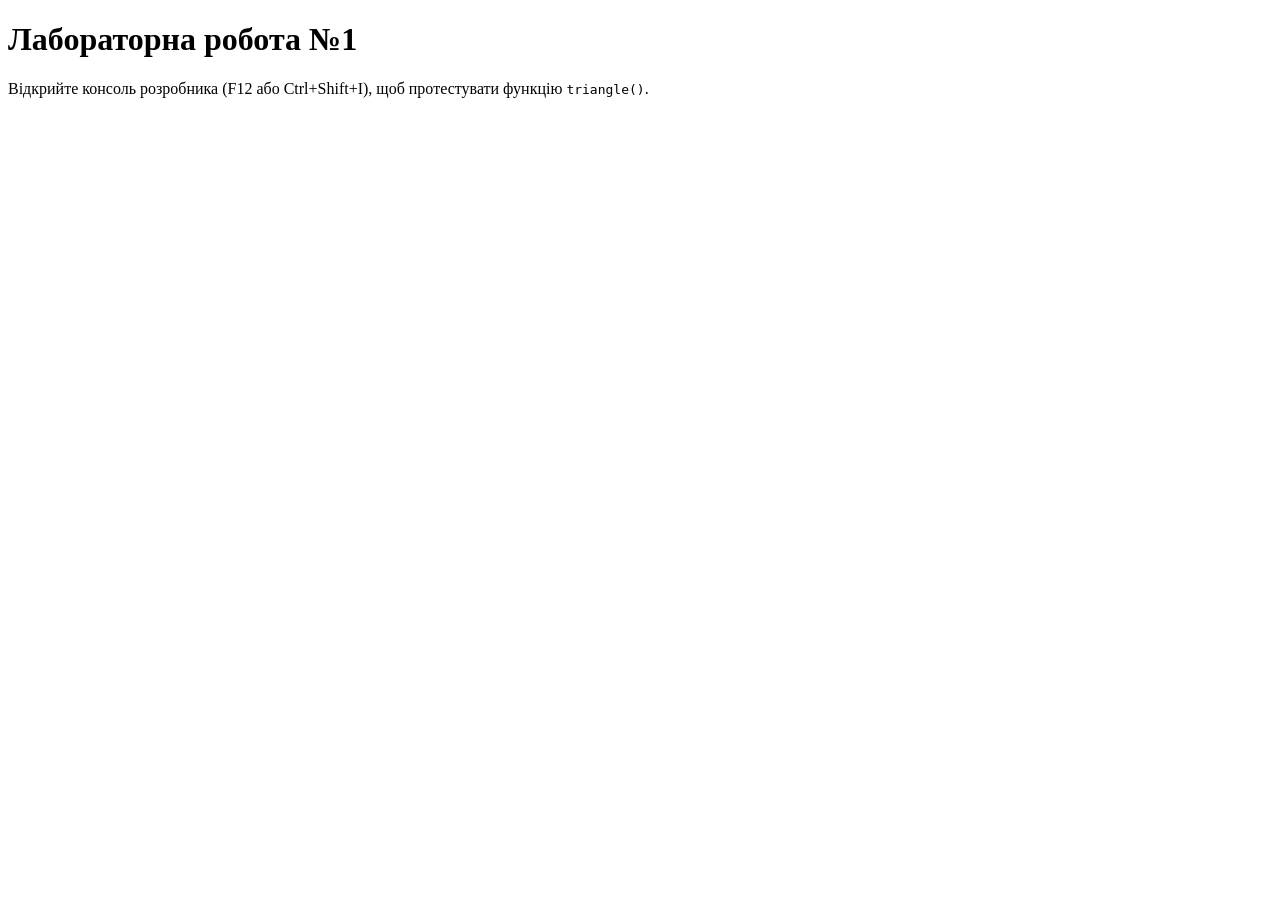
<file: lab1/index.html>
<!DOCTYPE html>
<html lang="uk">
<head>
    <meta charset="UTF-8">
    <meta name="viewport" content="width=device-width, initial-scale=1.0">
    <title>Лабораторна робота №1 - JavaScript</title>
</head>
<body>
    <h1>Лабораторна робота №1</h1>
    <p>Відкрийте консоль розробника (F12 або Ctrl+Shift+I), щоб протестувати функцію <code>triangle()</code>.</p>

    <script src="script.js"></script>
</body>
</html>
</file>
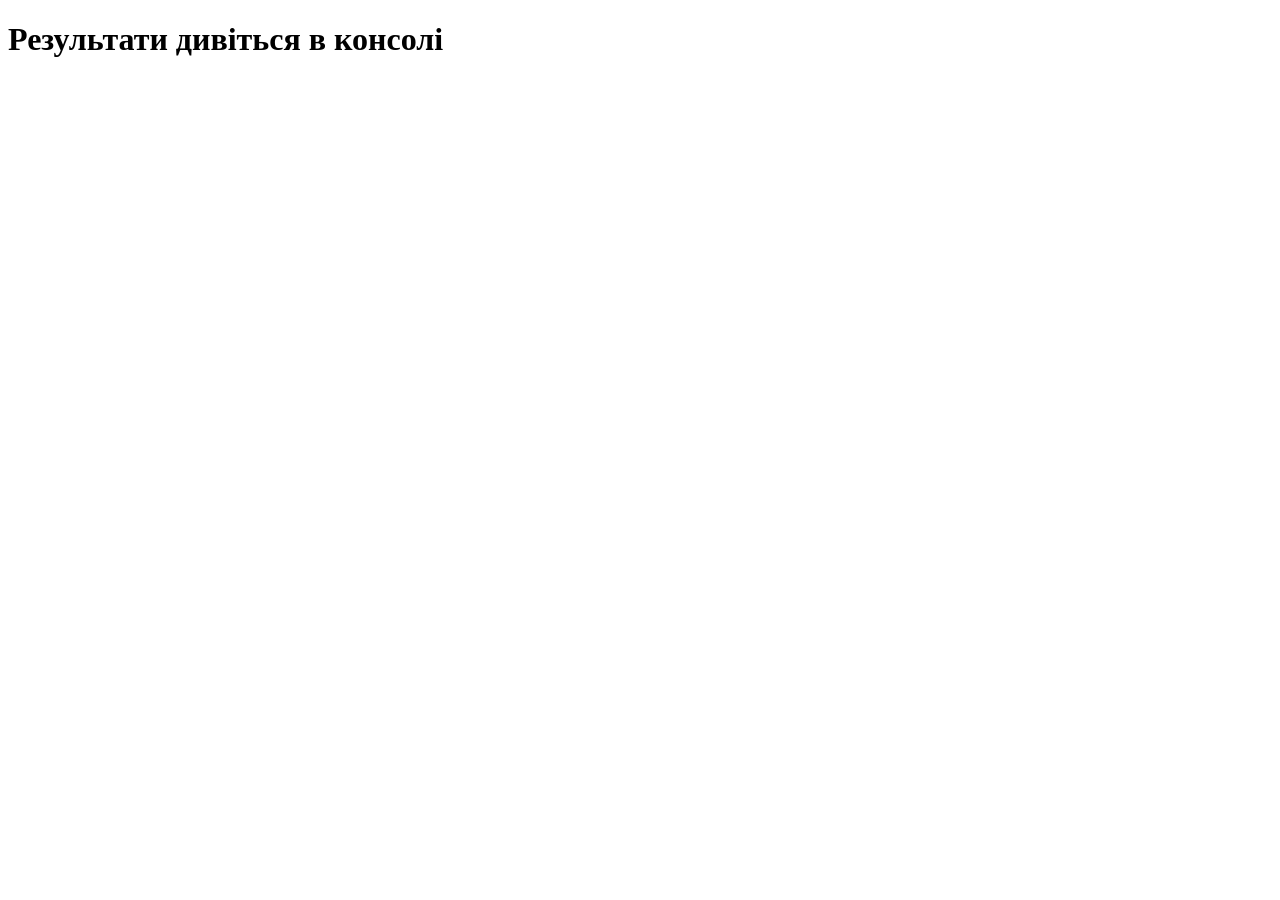
<file: lab2/index.html>
<!DOCTYPE html>
<html lang="uk">
<head>
    <meta charset="UTF-8">
    <title>Лабораторна робота №2</title>
</head>
<body>
    <h1>Результати дивіться в консолі</h1>
    <script src="script.js"></script>
</body>
</html>
</file>
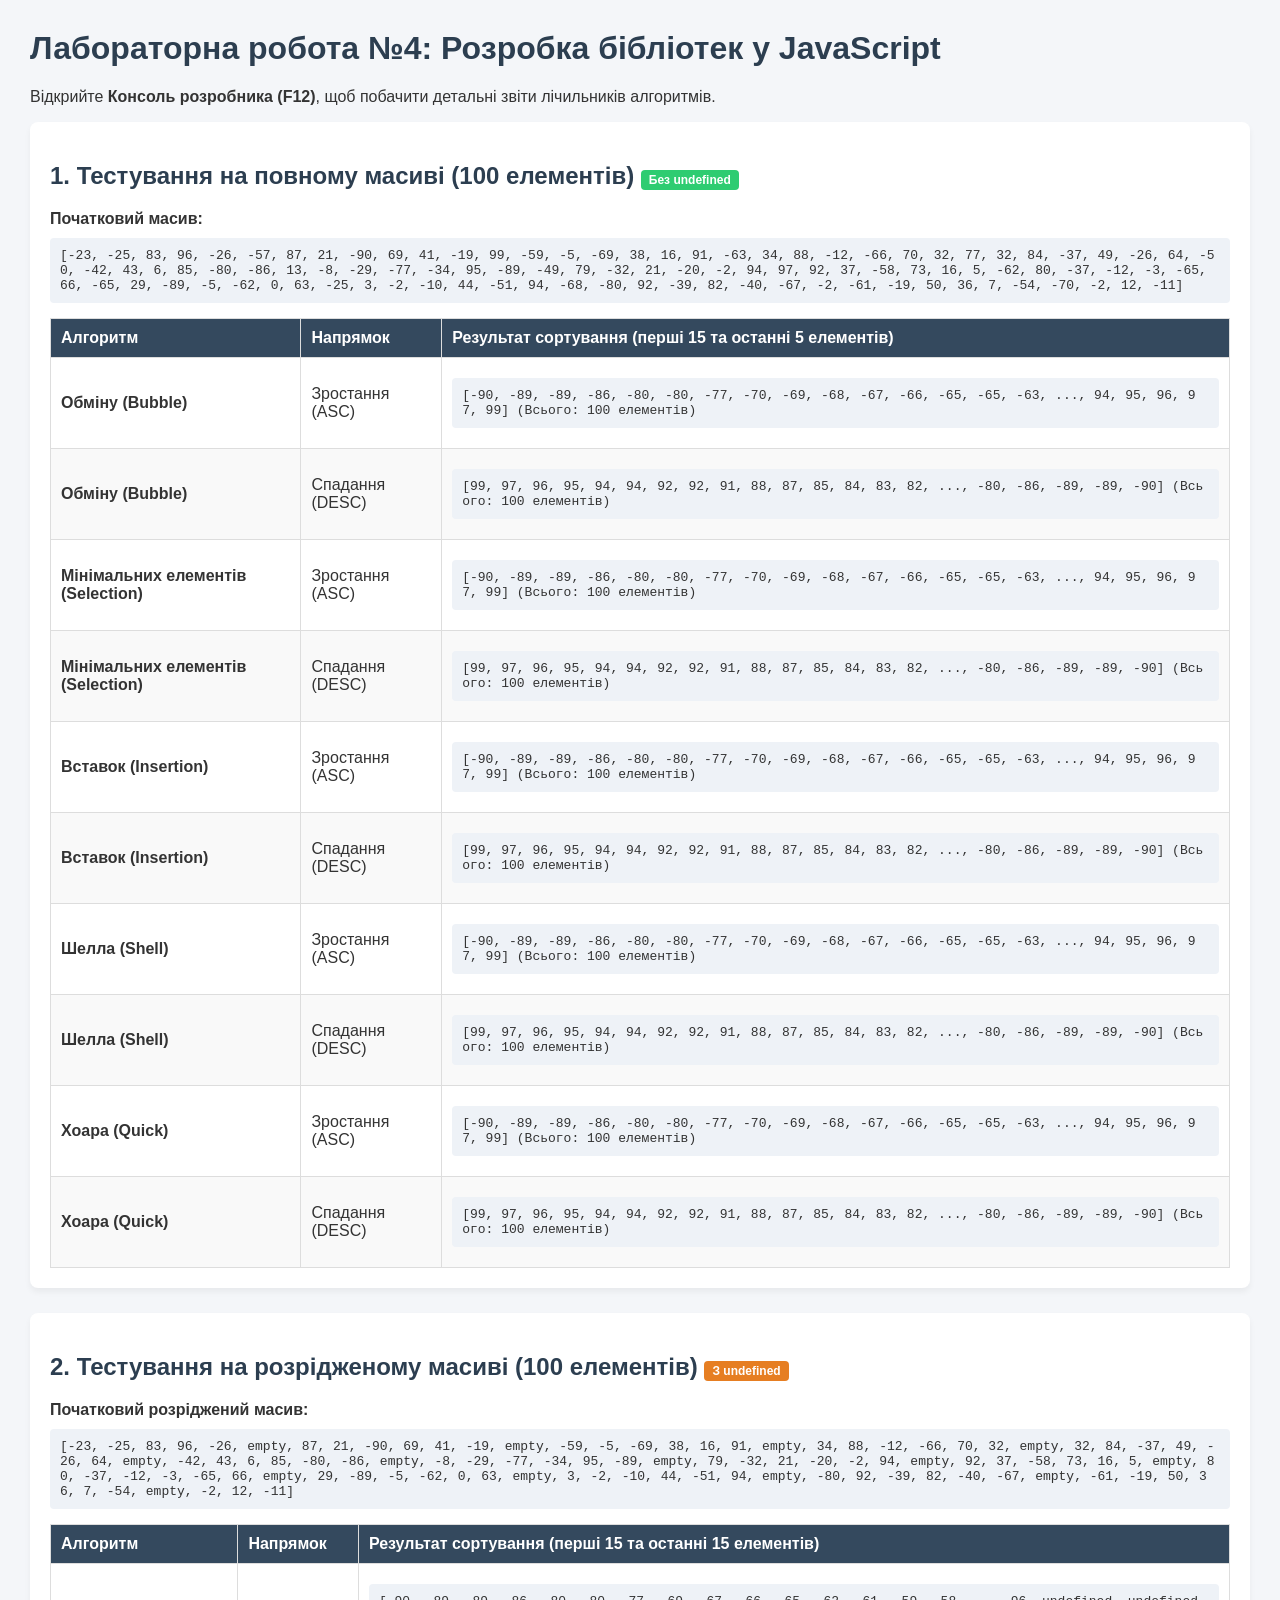
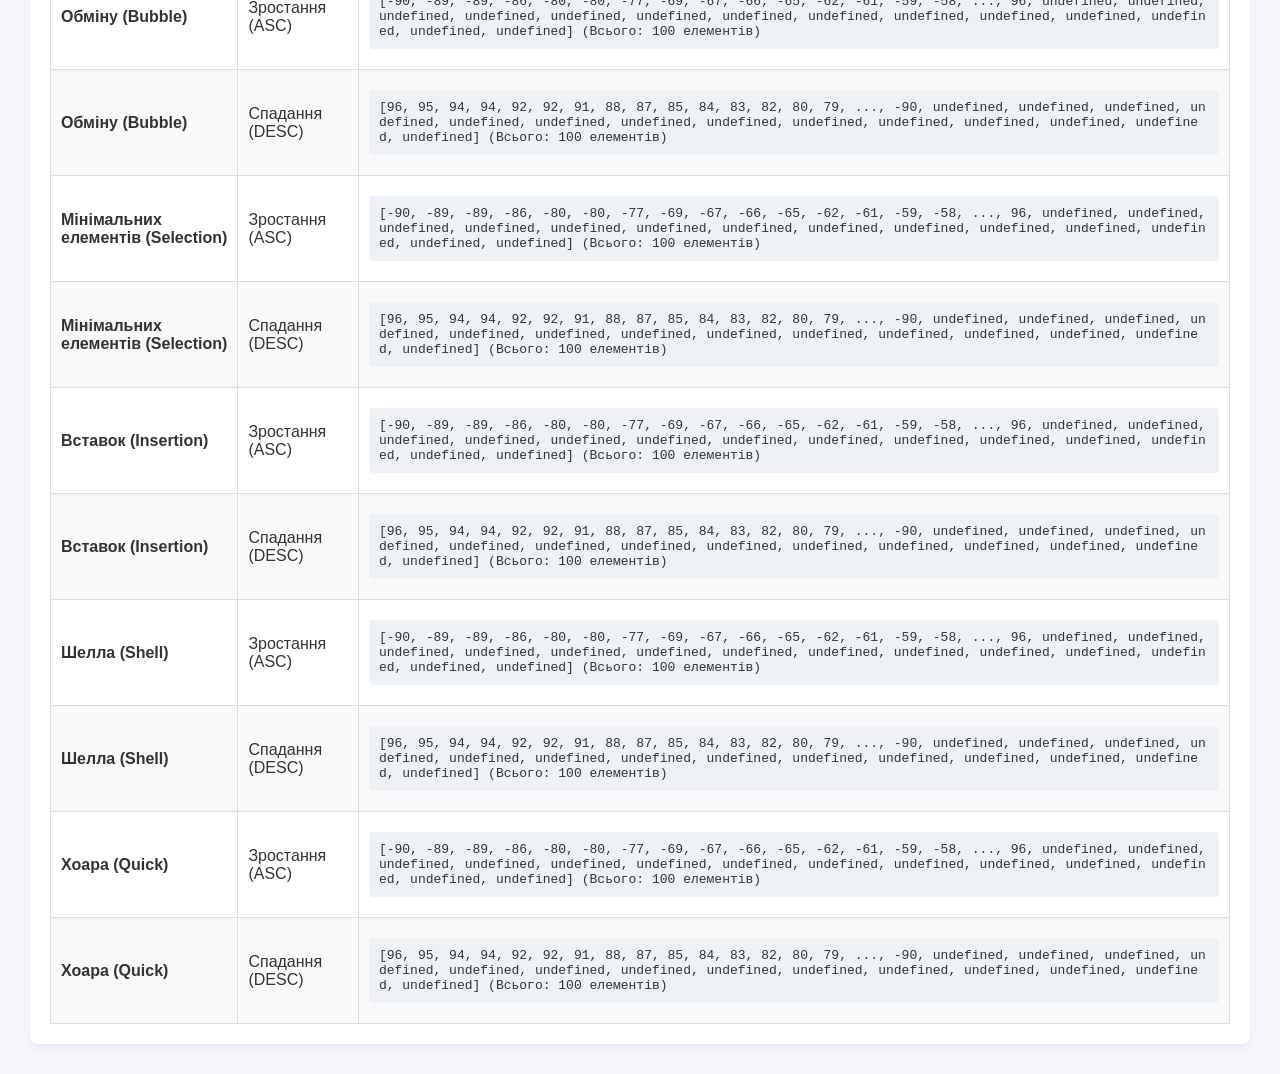
<file: lab4/index.html>
<!DOCTYPE html>
<html lang="uk">
<head>
    <meta charset="UTF-8">
    <title>Лабораторна робота №4 - Демонстрація сортування</title>
    <style>
        body { font-family: 'Segoe UI', Tahoma, Geneva, Verdana, sans-serif; margin: 30px; background-color: #f4f6f9; color: #333; }
        h1, h2 { color: #2c3e50; }
        .section { background: white; padding: 20px; margin-bottom: 25px; border-radius: 8px; box-shadow: 0 4px 6px rgba(0,0,0,0.05); }
        .array-output { background: #eef2f7; padding: 10px; border-radius: 4px; font-family: monospace; word-break: break-all; max-height: 80px; overflow-y: auto; margin: 10px 0; }
        table { width: 100%; border-collapse: collapse; margin-top: 15px; }
        th, td { border: 1px solid #ddd; padding: 10px; text-align: left; }
        th { background-color: #34495e; color: white; }
        tr:nth-child(even) { background-color: #f9f9f9; }
        .badge { display: inline-block; padding: 3px 8px; border-radius: 4px; font-size: 12px; font-weight: bold; }
        .badge-sparse { background-color: #e67e22; color: white; }
        .badge-clean { background-color: #2ecc71; color: white; }
    </style>
</head>
<body>

    <h1>Лабораторна робота №4: Розробка бібліотек у JavaScript</h1>
    <p>Відкрийте <strong>Консоль розробника (F12)</strong>, щоб побачити детальні звіти лічильників алгоритмів.</p>

    <div class="section">
        <h2>1. Тестування на повному масиві (100 елементів) <span class="badge badge-clean">Без undefined</span></h2>
        <div id="clean-arrays-info"></div>
        <table>
            <thead>
                <tr>
                    <th>Алгоритм</th>
                    <th>Напрямок</th>
                    <th>Результат сортування (перші 15 та останні 5 елементів)</th>
                </tr>
            </thead>
            <tbody id="clean-table-body"></tbody>
        </table>
    </div>

    <div class="section">
        <h2>2. Тестування на розрідженому масиві (100 елементів) <span class="badge badge-sparse">З undefined</span></h2>
        <div id="sparse-arrays-info"></div>
        <table>
            <thead>
                <tr>
                    <th>Алгоритм</th>
                    <th>Напрямок</th>
                    <th>Результат сортування (перші 15 та останні 15 елементів)</th>
                </tr>
            </thead>
            <tbody id="sparse-table-body"></tbody>
        </table>
    </div>

    <script src="sort-library.js"></script>

    <script>
        const size = 100;
        const originalCleanArray = [];
        for (let i = 0; i < size; i++) {
            originalCleanArray.push(Math.floor(Math.random() * 200) - 100); 
        }

        const originalSparseArray = [...originalCleanArray];
      
        for (let i = 5; i < size; i += 7) {
            originalSparseArray[i] = undefined; 
        }

        function formatArrayPreview(arr, isSparse = false) {
            if(isSparse) {
               
                const start = arr.slice(0, 15).map(x => x === undefined ? 'undefined' : x).join(', ');
                const end = arr.slice(-15).map(x => x === undefined ? 'undefined' : x).join(', ');
                return `[${start}, ..., ${end}] (Всього: ${arr.length} елементів)`;
            } else {
                const start = arr.slice(0, 15).join(', ');
                const end = arr.slice(-5).join(', ');
                return `[${start}, ..., ${end}] (Всього: ${arr.length} елементів)`;
            }
        }

      
        document.getElementById('clean-arrays-info').innerHTML = `<strong>Початковий масив:</strong> <div class="array-output">[${originalCleanArray.join(', ')}]</div>`;
        document.getElementById('sparse-arrays-info').innerHTML = `<strong>Початковий розріджений масив:</strong> <div class="array-output">[${originalSparseArray.map(x => x === undefined ? 'empty' : x).join(', ')}]</div>`;

        const algorithms = [
            { name: 'Обміну (Bubble)', func: SortLib.bubbleSort },
            { name: 'Мінімальних елементів (Selection)', func: SortLib.selectionSort },
            { name: 'Вставок (Insertion)', func: SortLib.insertionSort },
            { name: 'Шелла (Shell)', func: SortLib.shellSort },
            { name: 'Хоара (Quick)', func: SortLib.quickSort }
        ];

 
        const cleanTbody = document.getElementById('clean-table-body');
        algorithms.forEach(alg => {
           
            let resAsc = alg.func([...originalCleanArray], true);
            let rowAsc = `<tr><td><strong>${alg.name}</strong></td><td>Зростання (ASC)</td><td><div class="array-output">${formatArrayPreview(resAsc)}</div></td></tr>`;
            
            let resDesc = alg.func([...originalCleanArray], false);
            let rowDesc = `<tr><td><strong>${alg.name}</strong></td><td>Спадання (DESC)</td><td><div class="array-output">${formatArrayPreview(resDesc)}</div></td></tr>`;
            
            cleanTbody.innerHTML += rowAsc + rowDesc;
        });

      
        const sparseTbody = document.getElementById('sparse-table-body');
        console.log("\nСТАРТ ТЕСТУВАННЯ РОЗРІДЖЕНИХ МАСИВІВ");
        algorithms.forEach(alg => {
            let resAsc = alg.func([...originalSparseArray], true);
            let rowAsc = `<tr><td><strong>${alg.name}</strong></td><td>Зростання (ASC)</td><td><div class="array-output">${formatArrayPreview(resAsc, true)}</div></td></tr>`;
      
            let resDesc = alg.func([...originalSparseArray], false);
            let rowDesc = `<tr><td><strong>${alg.name}</strong></td><td>Спадання (DESC)</td><td><div class="array-output">${formatArrayPreview(resDesc, true)}</div></td></tr>`;
            
            sparseTbody.innerHTML += rowAsc + rowDesc;
        });
    </script>
</body>
</html>
</file>
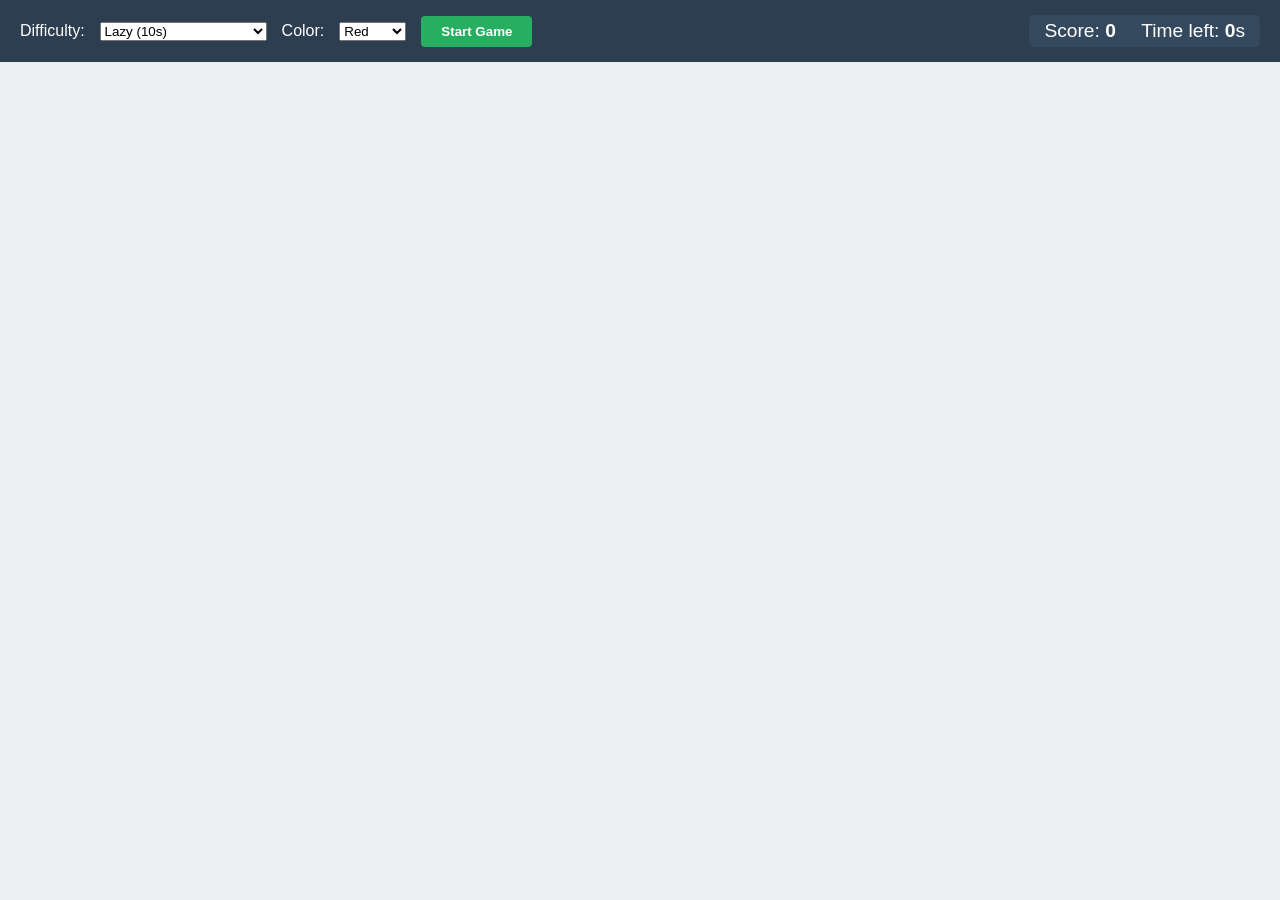
<file: lab5/index.html>
<!DOCTYPE html>
<html lang="uk">
<head>
    <meta charset="UTF-8">
    <title>Pixel Hunt - Lab 5</title>
    <link rel="stylesheet" href="style.css">
</head>
<body>
    <div class="controls">
        <label>Difficulty:</label>
        <select id="difficulty">
            <option value="10">Lazy (10s)</option>
            <option value="4">Normal (4s)</option>
            <option value="1">Catch me if you can (1s)</option>
        </select>

        <label>Color:</label>
        <select id="colorSelect">
            <option value="red">Red</option>
            <option value="blue">Blue</option>
            <option value="green">Green</option>
            <option value="orange">Orange</option>
        </select>

        <button id="startBtn">Start Game</button>
        
        <div class="stats">
            <span>Score: <b id="scoreBoard">0</b></span>
            <span style="margin-left: 20px;">Time left: <b id="timeLeft">0</b>s</span>
        </div>
    </div>

    <div id="gameArea"></div>

    <script src="script.js"></script>
</body>
</html>
</file>
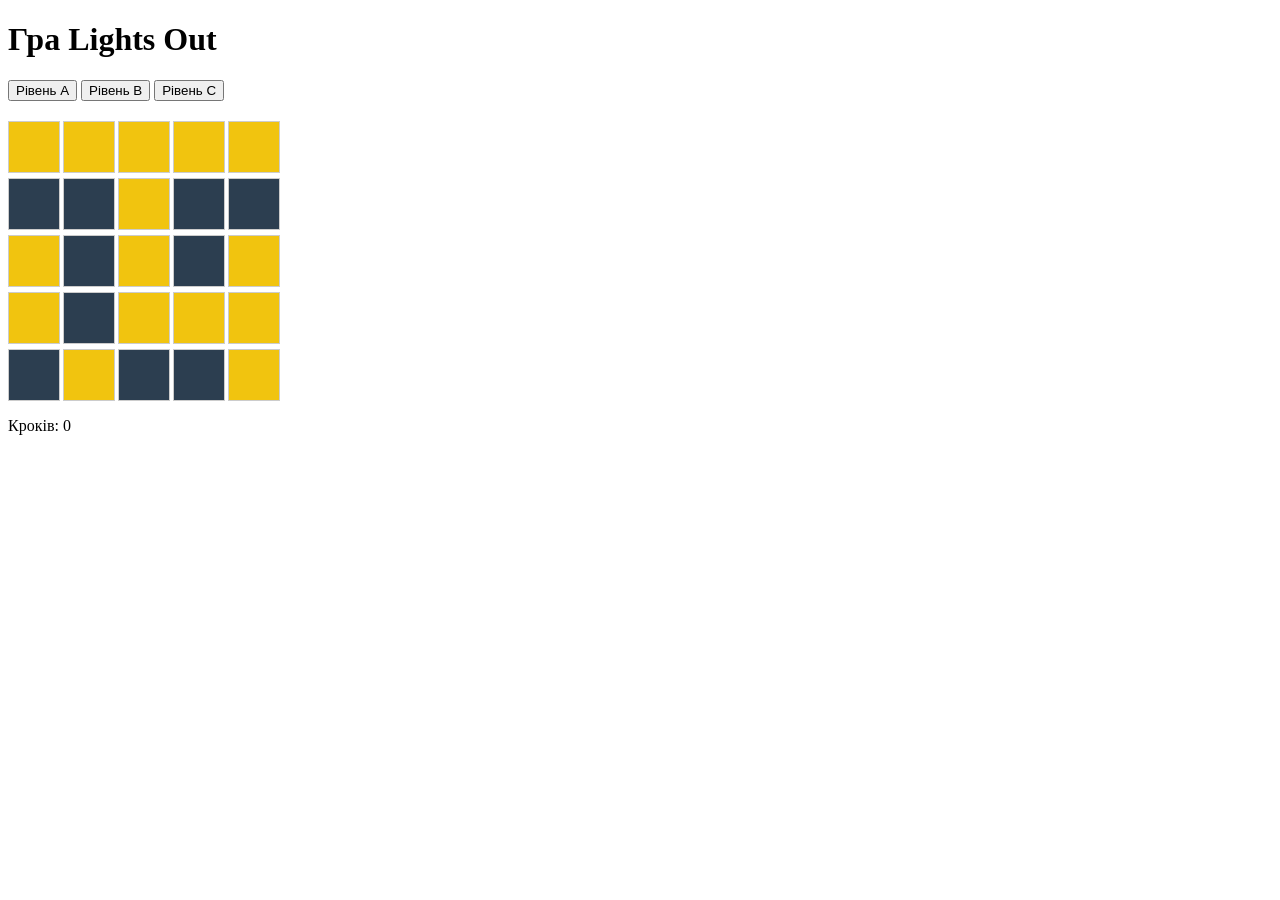
<file: lab6/index.html>
<!DOCTYPE html>
<html lang="uk">
<head>
    <meta charset="UTF-8">
    <title>Lights Out Lab</title>
    <link rel="stylesheet" href="styles.css">
</head>
<body>
    <h1>Гра Lights Out</h1>
    <div id="controls">
        <button onclick="loadLevel(0)">Рівень A</button>
        <button onclick="loadLevel(1)">Рівень B</button>
        <button onclick="loadLevel(2)">Рівень C</button>
    </div>
    <div id="game-board"></div> <p>Кроків: <span id="steps">0</span></p>

    <script src="script.js"></script>
</body>
</html>
</file>
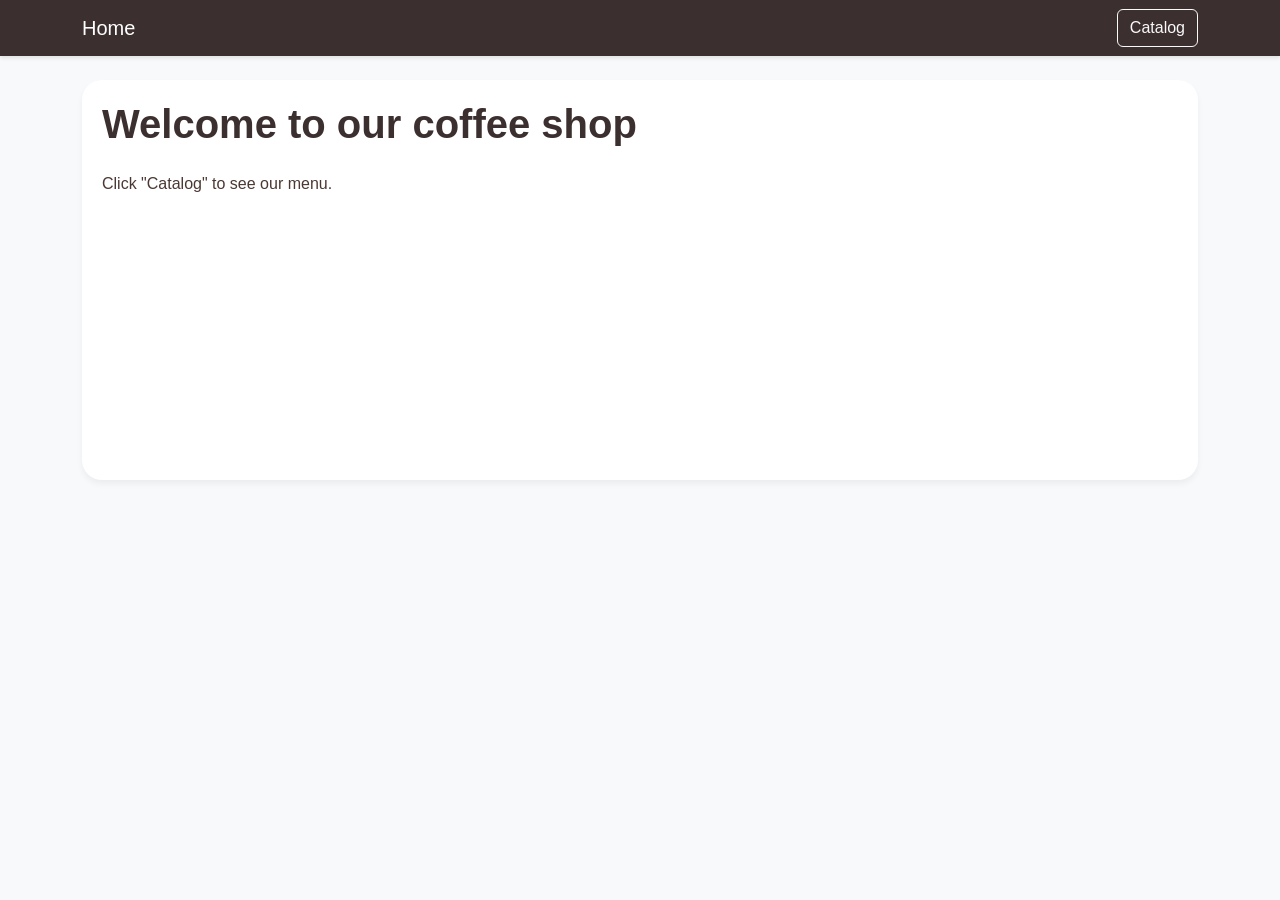
<file: lab7/index.html>
<!DOCTYPE html>
<html lang="uk">
<head>
    <meta charset="UTF-8">
    <title>Coffee Shop SPA</title>
    <link href="https://cdn.jsdelivr.net/npm/bootstrap@5.3.0/dist/css/bootstrap.min.css" rel="stylesheet">
    <link rel="stylesheet" href="style.css">
</head>
<body>
    <nav class="navbar navbar-dark bg-dark mb-4">
        <div class="container">
            <a class="navbar-brand" href="index.html">Home</a>
            <button id="catalog-btn" class="btn btn-outline-light">Catalog</button>
        </div>
    </nav>

    <div class="container">
        <div id="main-content">
            <h1>Welcome to our coffee shop
</h1>
            <p>Click "Catalog" to see our menu.</p>
        </div>
    </div>

    <script src="script.js"></script>
</body>
</html>
</file>
<file: lab5/style.css>
body {
    margin: 0;
    font-family: 'Segoe UI', Tahoma, Geneva, Verdana, sans-serif;
    display: flex;
    flex-direction: column;
    height: 100vh;
    overflow: hidden;
}

.controls {
    padding: 15px 20px;
    background: #2c3e50;
    color: white;
    display: flex;
    gap: 15px;
    align-items: center;
    box-shadow: 0 2px 10px rgba(0,0,0,0.2);
}

.stats {
    margin-left: auto;
    font-size: 1.2rem;
    background: #34495e;
    padding: 5px 15px;
    border-radius: 5px;
}

#gameArea {
    flex-grow: 1;
    position: relative;
    background-color: #ecf0f1;
    cursor: crosshair;
}

#pixel {
    width: 30px;
    height: 30px;
    position: absolute;
    cursor: pointer;
    border-radius: 4px;
    transition: transform 0.1s;
    box-shadow: 0 4px 6px rgba(0,0,0,0.1);
}

#pixel:active {
    transform: scale(0.8);
}

#startBtn {
    padding: 8px 20px;
    cursor: pointer;
    background: #27ae60;
    border: none;
    color: white;
    border-radius: 4px;
    font-weight: bold;
}

#startBtn:hover {
    background: #2ecc71;
}
</file>
<file: lab6/styles.css>
#game-board {
    display: grid;
    grid-template-columns: repeat(5, 50px); /* 5 колонок по 50px */
    gap: 5px;
    margin-top: 20px;
}

.cell {
    width: 50px;
    height: 50px;
    border: 1px solid #ccc;
    cursor: pointer;
}

.is-on { background-color: #f1c40f; }  /* Жовтий — світло горить */
.is-off { background-color: #2c3e50; } /* Темний — вимкнено */
</file>
<file: lab7/style.css>
body {
    background-color: #f8f9fa; 
    font-family: 'Segoe UI', Tahoma, Geneva, Verdana, sans-serif;
    color: #4b3832; 
}

.navbar {
    background-color: #3c2f2f !important;
    box-shadow: 0 2px 4px rgba(0,0,0,0.1);
}

.card {
    border: none;
    border-radius: 15px;
    transition: transform 0.3s ease, box-shadow 0.3s ease;
    overflow: hidden;
}

.card:hover {
    transform: translateY(-5px);
    box-shadow: 0 10px 20px rgba(0,0,0,0.15);
}


.card-img-top {
    height: 180px;
    object-fit: cover; 
    background-color: #e9ecef;
}


h1, h2 {
    font-weight: 700;
    color: #3c2f2f;
    margin-bottom: 1.5rem;
}


.list-group-item {
    border-radius: 10px !important;
    margin-bottom: 8px;
    border: 1px solid #dee2e6;
    transition: background-color 0.2s;
}

.list-group-item:hover {
    background-color: #fff4e6; 
}

.list-group-item-warning {
    background-color: #ffc107;
    color: #000;
    font-weight: bold;
    border: none;
}


#main-content {
    padding: 20px;
    background: white;
    border-radius: 20px;
    min-height: 400px;
    box-shadow: 0 4px 6px rgba(0,0,0,0.05);
}
</file>
